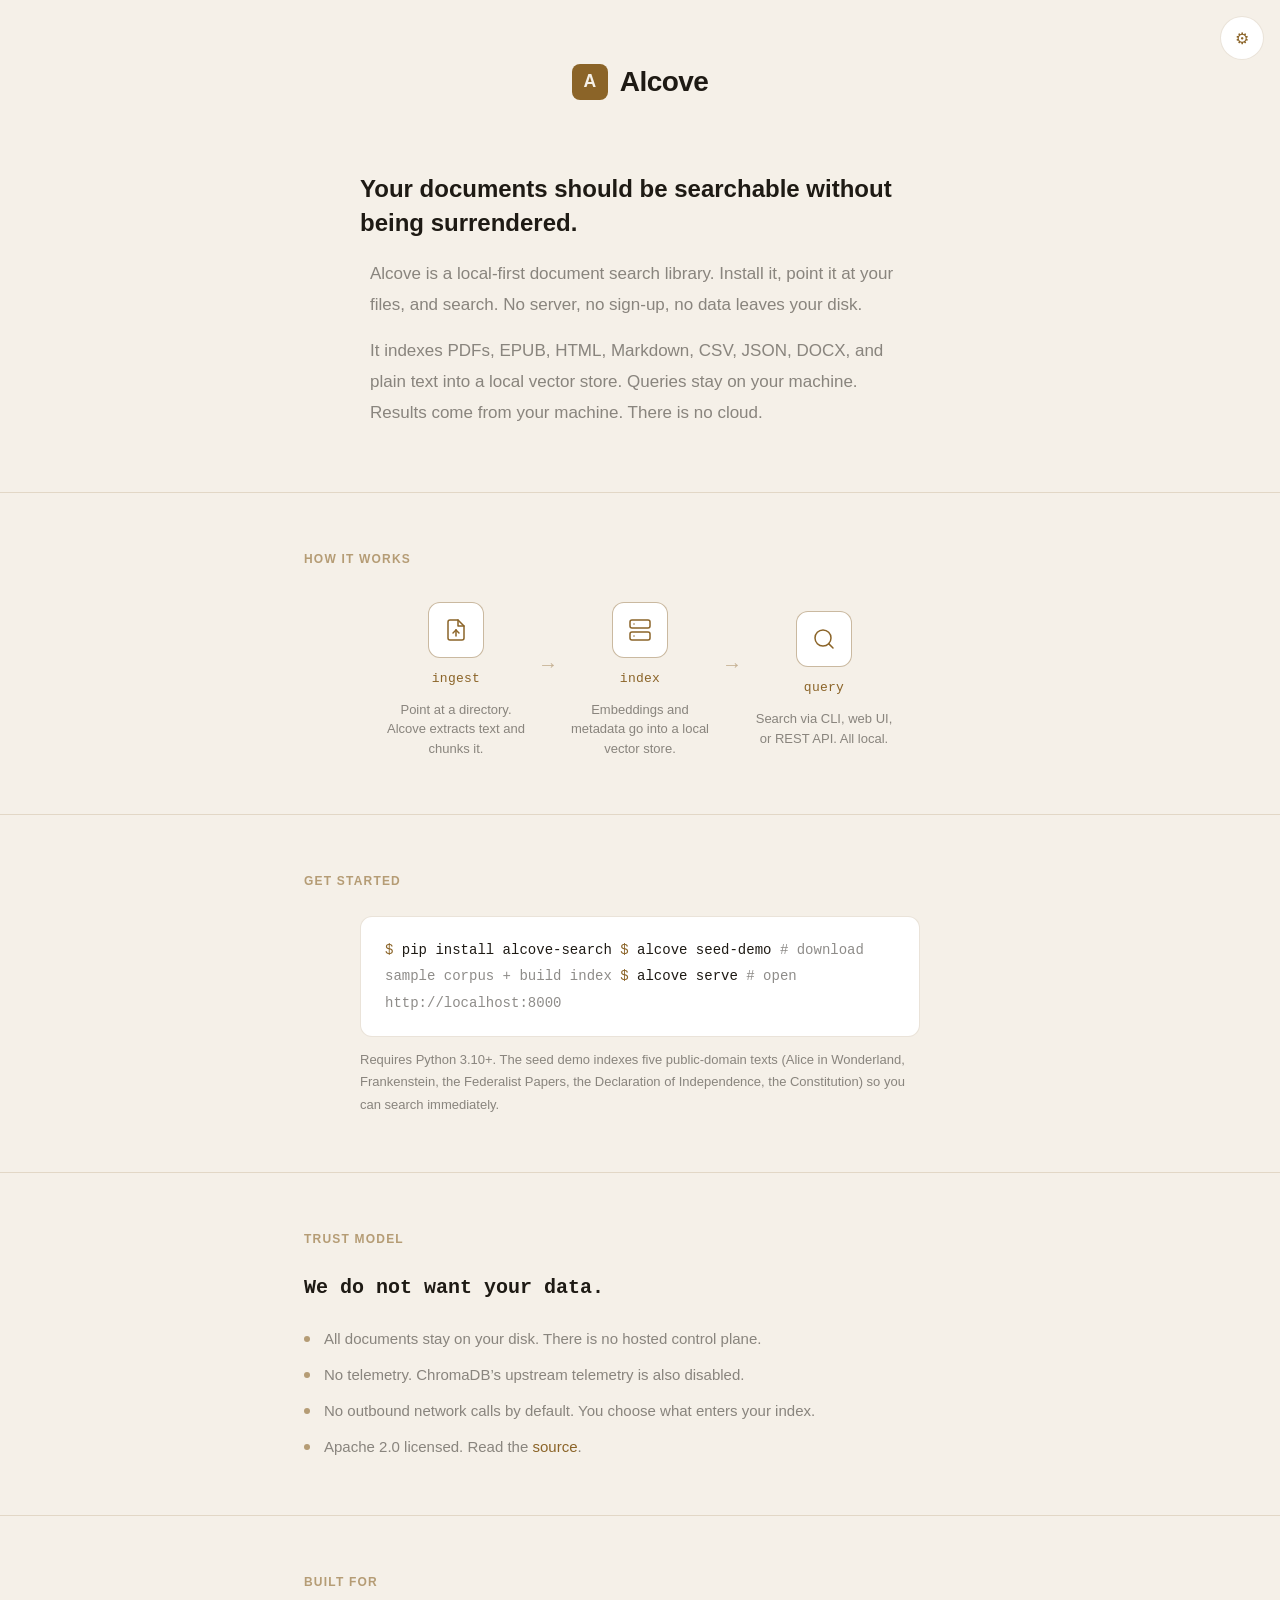
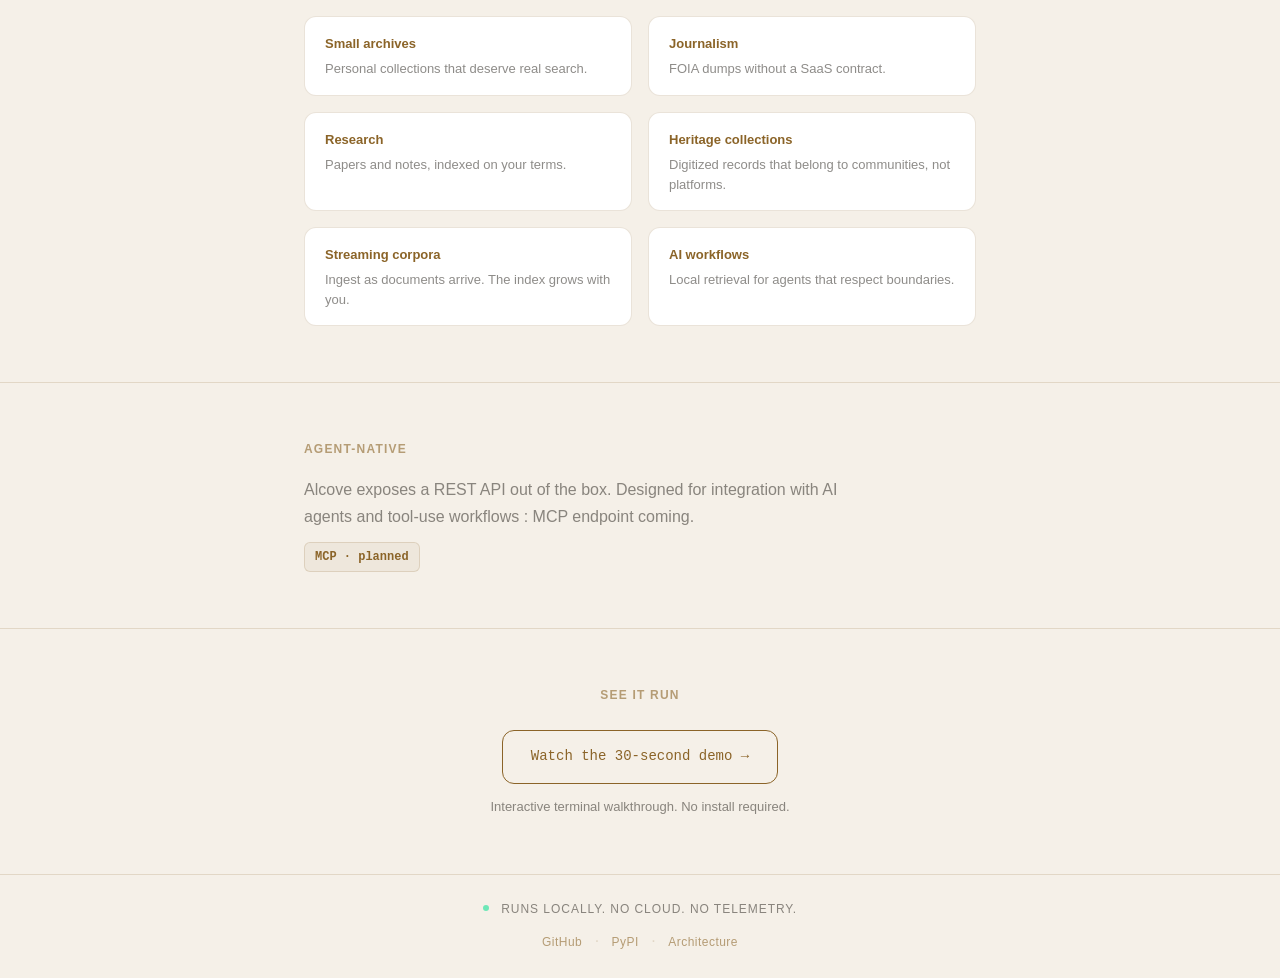
<file: docs/index.html>
<!DOCTYPE html>
<html lang="en">
<head>
<meta charset="UTF-8">
<meta name="viewport" content="width=device-width, initial-scale=1.0">
<title>Alcove: Local-First Document Search</title>
<meta name="description" content="Index your documents locally. Search them instantly. Your data never leaves your disk.">
<meta property="og:title" content="Alcove: Local-First Document Search">
<meta property="og:description" content="Index your documents locally. Search them instantly. Your data never leaves your disk.">
<meta property="og:type" content="website">
<meta property="og:url" content="https://spitfire-cowboy.github.io/alcove/">
<meta property="og:image" content="https://spitfire-cowboy.github.io/alcove/assets/logo.svg">
<link rel="icon" type="image/png" sizes="32x32" href="assets/favicon-32x32.png">
<link rel="apple-touch-icon" href="assets/apple-touch-icon.png">

<script defer data-domain="spitfire-cowboy.github.io" src="https://analytics.spitfirecowboy.com/js/script.js"></script>

<script>
(function() {
  var t = localStorage.getItem('alcove-theme');
  if (t) document.documentElement.dataset.theme = t;
})();
</script>

<style>
/* ---- Self-hosted Space Grotesk ---- */
@font-face {
  font-family: 'Space Grotesk';
  font-style: normal;
  font-weight: 300 700;
  font-display: swap;
  src: url([data-uri]) format('woff2');
  unicode-range: U+0000-00FF, U+0131, U+0152-0153, U+02BB-02BC, U+02C6, U+02DA, U+02DC, U+0304, U+0308, U+0329, U+2000-206F, U+20AC, U+2122, U+2191, U+2193, U+2212, U+2215, U+FEFF, U+FFFD;
}

/* ---- Custom Properties ---- */
:root {
  --bg-body:      #1e1a14;
  --bg-surface:   #2a241d;
  --bg-card:      #241f18;
  --border:       rgba(211, 166, 111, 0.12);
  --border-hover: rgba(211, 166, 111, 0.35);
  --gold:         #d3a66f;
  --gold-dim:     rgba(211, 166, 111, 0.50);
  --gold-faint:   rgba(211, 166, 111, 0.08);
  --gold-glow:    rgba(211, 166, 111, 0.18);
  --text:         #f5f0e8;
  --text-muted:   rgba(245, 240, 232, 0.45);
  --font-sans:    'Space Grotesk', -apple-system, BlinkMacSystemFont, 'Segoe UI', Roboto, sans-serif;
  --font-mono:    'SF Mono', 'Cascadia Code', 'Fira Code', 'JetBrains Mono', Menlo, Monaco, Consolas, monospace;
  --radius-sm:    0.375rem;
  --radius-md:    0.5rem;
  --radius-lg:    0.75rem;
  color-scheme: dark;
}

@media (prefers-color-scheme: light) {
  :root:not([data-theme]) {
    color-scheme: light;
    --bg-body:      #f5f0e8;
    --bg-surface:   #ede8df;
    --bg-card:      #ffffff;
    --border:       rgba(139, 100, 45, 0.18);
    --border-hover: rgba(139, 100, 45, 0.45);
    --gold:         #8b6428;
    --gold-dim:     rgba(139, 100, 40, 0.60);
    --gold-faint:   rgba(139, 100, 40, 0.06);
    --gold-glow:    rgba(139, 100, 40, 0.14);
    --text:         #1e1a14;
    --text-muted:   rgba(30, 26, 20, 0.50);
  }
}

[data-theme="light"] {
  color-scheme: light;
  --bg-body:      #f5f0e8;
  --bg-surface:   #ede8df;
  --bg-card:      #ffffff;
  --border:       rgba(139, 100, 45, 0.18);
  --border-hover: rgba(139, 100, 45, 0.45);
  --gold:         #8b6428;
  --gold-dim:     rgba(139, 100, 40, 0.60);
  --gold-faint:   rgba(139, 100, 40, 0.06);
  --gold-glow:    rgba(139, 100, 40, 0.14);
  --text:         #1e1a14;
  --text-muted:   rgba(30, 26, 20, 0.50);
}

[data-theme="dark"] {
  color-scheme: dark;
  --bg-body:      #1e1a14;
  --bg-surface:   #2a241d;
  --bg-card:      #241f18;
  --border:       rgba(211, 166, 111, 0.12);
  --border-hover: rgba(211, 166, 111, 0.35);
  --gold:         #d3a66f;
  --gold-dim:     rgba(211, 166, 111, 0.50);
  --gold-faint:   rgba(211, 166, 111, 0.08);
  --gold-glow:    rgba(211, 166, 111, 0.18);
  --text:         #f5f0e8;
  --text-muted:   rgba(245, 240, 232, 0.45);
}

/* ---- Reset ---- */
*, *::before, *::after { box-sizing: border-box; margin: 0; padding: 0; }
html { scroll-behavior: smooth; }

body {
  background: var(--bg-body);
  color: var(--text);
  font-family: var(--font-sans);
  font-size: 16px;
  line-height: 1.7;
  min-height: 100vh;
  -webkit-font-smoothing: antialiased;
  -moz-osx-font-smoothing: grayscale;
}

/* ---- Accessibility ---- */
.sr-only {
  position: absolute; width: 1px; height: 1px; padding: 0; margin: -1px;
  overflow: hidden; clip: rect(0,0,0,0); white-space: nowrap; border: 0;
}

.skip-link {
  position: absolute; top: -44px; left: 1rem;
  background: var(--gold); color: var(--bg-body);
  padding: 0.5rem 1rem; font-weight: 600; font-size: 0.875rem;
  border-radius: 0 0 var(--radius-sm) var(--radius-sm);
  z-index: 200; transition: top 0.2s; text-decoration: none;
  min-height: 44px; display: inline-flex; align-items: center;
}
.skip-link:focus { top: 0; }

a:focus-visible, button:focus-visible {
  outline: 2px solid var(--gold); outline-offset: 2px; border-radius: var(--radius-sm);
}

/* ---- Theme Toggle ---- */
.theme-toggle {
  position: fixed; top: 1rem; right: 1rem;
  background: var(--bg-card); border: 1px solid var(--border);
  border-radius: 50%; width: 38px; height: 38px;
  display: flex; align-items: center; justify-content: center;
  cursor: pointer; font-size: 1rem; color: var(--gold);
  z-index: 100; padding: 0;
  transition: background 0.2s, border-color 0.2s;
  min-height: 44px; min-width: 44px;
}
.theme-toggle:hover { border-color: var(--border-hover); background: var(--bg-surface); }

/* ---- Layout ---- */
.container {
  max-width: 720px; width: 100%; margin: 0 auto; padding: 0 1.5rem;
}

/* ---- Header ---- */
.site-header {
  padding: 4rem 0 2rem; text-align: center;
}
.logo-row {
  display: flex; align-items: center; justify-content: center; gap: 0.75rem; margin-bottom: 0.5rem;
}
.logo-mark {
  width: 36px; height: 36px; background: var(--gold);
  border-radius: var(--radius-md);
  display: flex; align-items: center; justify-content: center;
  color: var(--bg-body); font-size: 1.1rem; font-weight: 700;
  letter-spacing: -0.02em; flex-shrink: 0;
}
.site-title {
  font-size: 1.75rem; font-weight: 700; color: var(--text);
  letter-spacing: -0.02em; line-height: 1;
}

/* ---- Sections ---- */
section {
  padding: 3.5rem 0;
}

section + section {
  border-top: 1px solid var(--border);
}

/* ---- Thesis (hero) ---- */
.thesis {
  padding: 2rem 0 4rem;
}
.thesis h2 {
  font-size: 1.5rem; font-weight: 600; line-height: 1.4;
  color: var(--text); margin: 0 auto 1.25rem; max-width: 560px;
}
.thesis p {
  font-size: 1.0625rem; line-height: 1.8; color: var(--text-muted);
  margin: 0 auto; max-width: 540px;
}
.thesis p + p {
  margin-top: 1rem;
}

/* ---- Pipeline ---- */
.pipeline-section h3 {
  font-size: 0.75rem; font-weight: 600; text-transform: uppercase;
  letter-spacing: 0.1em; color: var(--gold-dim); margin-bottom: 2rem;
}

.pipeline {
  display: flex; align-items: center; justify-content: center;
  gap: 0; flex-wrap: nowrap;
}

.pipeline-stage {
  display: flex; flex-direction: column; align-items: center;
  gap: 0.625rem; flex: 0 0 auto; min-width: 120px;
}

.pipeline-icon {
  width: 56px; height: 56px;
  border: 1.5px solid var(--border-hover);
  border-radius: var(--radius-lg);
  display: flex; align-items: center; justify-content: center;
  background: var(--bg-card);
  transition: border-color 0.3s, box-shadow 0.3s;
}

.pipeline-icon svg {
  width: 24px; height: 24px; stroke: var(--gold); fill: none;
  stroke-width: 1.5; stroke-linecap: round; stroke-linejoin: round;
}

.pipeline-stage:hover .pipeline-icon {
  border-color: var(--gold); box-shadow: 0 0 16px var(--gold-glow); }

.pipeline-label {
  font-family: var(--font-mono); font-size: 0.8125rem;
  font-weight: 500; color: var(--gold); letter-spacing: 0.02em;
}

.pipeline-desc {
  font-size: 0.8125rem; color: var(--text-muted); text-align: center;
  max-width: 140px; line-height: 1.5;
}

.pipeline-arrow {
  color: var(--border-hover); font-size: 1.25rem;
  padding: 0 0.75rem; margin-top: -2rem; flex-shrink: 0;
}

/* ---- Trust ---- */
.trust-section h3 {
  font-size: 0.75rem; font-weight: 600; text-transform: uppercase;
  letter-spacing: 0.1em; color: var(--gold-dim); margin-bottom: 1.5rem;
}

.trust-statement {
  font-family: var(--font-mono); font-size: 1.25rem;
  font-weight: 600; color: var(--text); margin-bottom: 1.5rem;
  line-height: 1.5;
}

.trust-points {
  display: grid; grid-template-columns: 1fr; gap: 0.75rem;
}

.trust-point {
  font-size: 0.9375rem; color: var(--text-muted); line-height: 1.6;
  padding-left: 1.25rem; position: relative;
}

.trust-point::before {
  content: ''; position: absolute; left: 0; top: 0.6em;
  width: 6px; height: 6px; border-radius: 50%;
  background: var(--gold-dim);
}

/* ---- Quick Start ---- */
.quickstart-section h3 {
  font-size: 0.75rem; font-weight: 600; text-transform: uppercase;
  letter-spacing: 0.1em; color: var(--gold-dim); margin-bottom: 1.5rem;
}

.code-block {
  background: var(--bg-card); border: 1px solid var(--border);
  border-radius: var(--radius-lg); padding: 1.25rem 1.5rem;
  font-family: var(--font-mono); font-size: 0.875rem;
  line-height: 1.9; overflow-x: auto; position: relative;
  margin: 0 auto; max-width: 560px;
}

.code-block code {
  color: var(--text);
}

.code-prompt { color: var(--gold); }
.code-comment { color: var(--text-muted); }

.code-block + .code-note {
  margin: 0.75rem auto 0; font-size: 0.8125rem; color: var(--text-muted);
  max-width: 560px;
}

/* ---- Verticals ---- */
.verticals-section h3 {
  font-size: 0.75rem; font-weight: 600; text-transform: uppercase;
  letter-spacing: 0.1em; color: var(--gold-dim); margin-bottom: 1.5rem;
}

.verticals-grid {
  display: grid; grid-template-columns: 1fr 1fr; gap: 1rem;
}

.vertical-item {
  background: var(--bg-card); border: 1px solid var(--border);
  border-radius: var(--radius-lg); padding: 1rem 1.25rem;
  transition: border-color 0.2s;
}

.vertical-item:hover {
  border-color: var(--border-hover);
}

.vertical-label {
  font-size: 0.8125rem; font-weight: 600; color: var(--gold);
  margin-bottom: 0.25rem;
}

.vertical-desc {
  font-size: 0.8125rem; color: var(--text-muted); line-height: 1.5;
}

/* ---- Agent / MCP ---- */
.agent-section h3 {
  font-size: 0.75rem; font-weight: 600; text-transform: uppercase;
  letter-spacing: 0.1em; color: var(--gold-dim); margin-bottom: 1rem;
}

.agent-section p {
  font-size: 1rem; color: var(--text-muted); line-height: 1.7;
  max-width: 540px;
}

.agent-badge {
  display: inline-block; font-family: var(--font-mono);
  font-size: 0.75rem; font-weight: 600;
  padding: 0.25rem 0.625rem; border-radius: var(--radius-sm);
  background: var(--gold-faint); color: var(--gold);
  border: 1px solid var(--border);
  margin-top: 0.75rem;
}

/* ---- Demo ---- */
.demo-section {
  text-align: center;
}

.demo-section h3 {
  font-size: 0.75rem; font-weight: 600; text-transform: uppercase;
  letter-spacing: 0.1em; color: var(--gold-dim); margin-bottom: 1.5rem;
}

.demo-link {
  display: inline-flex; align-items: center; gap: 0.5rem;
  padding: 0.875rem 1.75rem;
  border: 1px solid var(--gold); border-radius: var(--radius-lg);
  color: var(--gold); text-decoration: none;
  font-family: var(--font-mono); font-size: 0.875rem; font-weight: 500;
  transition: background 0.2s, color 0.2s;
}

.demo-link:hover {
  background: var(--gold); color: var(--bg-body); text-decoration: none;
}

.demo-note {
  margin-top: 0.75rem; font-size: 0.8125rem; color: var(--text-muted);
}

/* ---- Footer ---- */
.site-footer {
  padding: 1.5rem 0; border-top: 1px solid var(--border);
  text-align: center;
}
.site-footer p {
  font-size: 0.75rem; font-weight: 500; text-transform: uppercase;
  letter-spacing: 0.08em; color: var(--text-muted);
}
.footer-dot {
  display: inline-block; width: 6px; height: 6px; border-radius: 50%;
  background: #6ee7b7; margin-right: 0.5rem;
  vertical-align: middle; position: relative; top: -1px;
}
.footer-links {
  margin-top: 0.5rem;
}
.footer-links a {
  font-size: 0.75rem; color: var(--gold-dim); text-decoration: none;
  letter-spacing: 0.04em;
}
.footer-links a:hover {
  color: var(--gold); text-decoration: underline;
}
.footer-sep {
  margin: 0 0.5rem; color: var(--border);
}

/* ---- Links ---- */
a { color: var(--gold); text-decoration: none; }
a:hover { text-decoration: underline; }

/* ---- Responsive ---- */
@media (max-width: 600px) {
  .container { padding: 0 1rem; }
  .site-header { padding: 3rem 0 1.5rem; }
  .site-title { font-size: 1.5rem; }
  section { padding: 2.5rem 0; }
  .thesis h2 { font-size: 1.25rem; }
  .pipeline { flex-direction: column; gap: 1rem; }
  .pipeline-arrow { transform: rotate(90deg); margin: 0; padding: 0; }
  .pipeline-stage { min-width: auto; }
  .verticals-grid { grid-template-columns: 1fr; }
  .trust-statement { font-size: 1.0625rem; }
}
</style>
</head>
<body>

<a href="#main" class="skip-link">Skip to main content</a>

<button class="theme-toggle" id="theme-toggle" aria-label="Toggle theme">
  <span id="theme-icon">&#9790;</span>
</button>

<header class="site-header">
  <div class="container">
    <div class="logo-row">
      <div class="logo-mark" aria-hidden="true">A</div>
      <h1 class="site-title">Alcove</h1>
    </div>
  </div>
</header>

<main id="main">

  <!-- Thesis -->
  <section class="thesis">
    <div class="container">
      <h2>Your documents should be searchable without being surrendered.</h2>
      <p>
        Alcove is a local-first document search library. Install it, point it at your files, and search. No server, no sign-up, no data leaves your disk.
      </p>
      <p>
        It indexes PDFs, EPUB, HTML, Markdown, CSV, JSON, DOCX, and plain text into a local vector store. Queries stay on your machine. Results come from your machine. There is no cloud.
      </p>
    </div>
  </section>

  <!-- Pipeline -->
  <section class="pipeline-section">
    <div class="container">
      <h3>How it works</h3>
      <div class="pipeline" role="img" aria-label="Three-stage pipeline: ingest files, index into vector store, query locally">

        <div class="pipeline-stage">
          <div class="pipeline-icon">
            <svg viewBox="0 0 24 24"><path d="M14 2H6a2 2 0 0 0-2 2v16a2 2 0 0 0 2 2h12a2 2 0 0 0 2-2V8z"/><polyline points="14 2 14 8 20 8"/><line x1="12" y1="18" x2="12" y2="12"/><line x1="9" y1="15" x2="12" y2="12"/><line x1="15" y1="15" x2="12" y2="12"/></svg>
          </div>
          <span class="pipeline-label">ingest</span>
          <span class="pipeline-desc">Point at a directory. Alcove extracts text and chunks it.</span>
        </div>

        <span class="pipeline-arrow" aria-hidden="true">&#8594;</span>

        <div class="pipeline-stage">
          <div class="pipeline-icon">
            <svg viewBox="0 0 24 24"><rect x="2" y="2" width="20" height="8" rx="2" ry="2"/><rect x="2" y="14" width="20" height="8" rx="2" ry="2"/><line x1="6" y1="6" x2="6.01" y2="6"/><line x1="6" y1="18" x2="6.01" y2="18"/></svg>
          </div>
          <span class="pipeline-label">index</span>
          <span class="pipeline-desc">Embeddings and metadata go into a local vector store.</span>
        </div>

        <span class="pipeline-arrow" aria-hidden="true">&#8594;</span>

        <div class="pipeline-stage">
          <div class="pipeline-icon">
            <svg viewBox="0 0 24 24"><circle cx="11" cy="11" r="8"/><line x1="21" y1="21" x2="16.65" y2="16.65"/></svg>
          </div>
          <span class="pipeline-label">query</span>
          <span class="pipeline-desc">Search via CLI, web UI, or REST API. All local.</span>
        </div>

      </div>
    </div>
  </section>

  <!-- Quick Start -->
  <section class="quickstart-section">
    <div class="container">
      <h3>Get started</h3>
      <div class="code-block">
        <code><span class="code-prompt">$</span> pip install alcove-search
<span class="code-prompt">$</span> alcove seed-demo          <span class="code-comment"># download sample corpus + build index</span>
<span class="code-prompt">$</span> alcove serve              <span class="code-comment"># open http://localhost:8000</span></code>
      </div>
      <p class="code-note">
        Requires Python 3.10+. The seed demo indexes five public-domain texts (Alice in Wonderland, Frankenstein, the Federalist Papers, the Declaration of Independence, the Constitution) so you can search immediately.
      </p>
    </div>
  </section>

  <!-- Trust -->
  <section class="trust-section">
    <div class="container">
      <h3>Trust model</h3>
      <p class="trust-statement">We do not want your data.</p>
      <div class="trust-points">
        <div class="trust-point">All documents stay on your disk. There is no hosted control plane.</div>
        <div class="trust-point">No telemetry. ChromaDB&rsquo;s upstream telemetry is also disabled.</div>
        <div class="trust-point">No outbound network calls by default. You choose what enters your index.</div>
        <div class="trust-point">Apache 2.0 licensed. Read the <a href="https://github.com/Spitfire-Cowboy/alcove">source</a>.</div>
      </div>
    </div>
  </section>

  <!-- Verticals -->
  <section class="verticals-section">
    <div class="container">
      <h3>Built for</h3>
      <div class="verticals-grid">
        <div class="vertical-item">
          <div class="vertical-label">Small archives</div>
          <div class="vertical-desc">Personal collections that deserve real search.</div>
        </div>
        <div class="vertical-item">
          <div class="vertical-label">Journalism</div>
          <div class="vertical-desc">FOIA dumps without a SaaS contract.</div>
        </div>
        <div class="vertical-item">
          <div class="vertical-label">Research</div>
          <div class="vertical-desc">Papers and notes, indexed on your terms.</div>
        </div>
        <div class="vertical-item">
          <div class="vertical-label">Heritage collections</div>
          <div class="vertical-desc">Digitized records that belong to communities, not platforms.</div>
        </div>
        <div class="vertical-item">
          <div class="vertical-label">Streaming corpora</div>
          <div class="vertical-desc">Ingest as documents arrive. The index grows with you.</div>
        </div>
        <div class="vertical-item">
          <div class="vertical-label">AI workflows</div>
          <div class="vertical-desc">Local retrieval for agents that respect boundaries.</div>
        </div>
      </div>
    </div>
  </section>

  <!-- Agent-native -->
  <section class="agent-section">
    <div class="container">
      <h3>Agent-native</h3>
      <p>
        Alcove exposes a REST API out of the box. Designed for integration with AI agents and tool-use workflows : MCP endpoint coming.
      </p>
      <span class="agent-badge">MCP &middot; planned</span>
    </div>
  </section>

  <!-- Demo -->
  <section class="demo-section">
    <div class="container">
      <h3>See it run</h3>
      <a href="demo.html" class="demo-link">
        Watch the 30-second demo &#8594;
      </a>
      <p class="demo-note">Interactive terminal walkthrough. No install required.</p>
    </div>
  </section>

</main>

<footer class="site-footer">
  <div class="container">
    <p>
      <span class="footer-dot" aria-hidden="true"></span>
      Runs locally. No cloud. No telemetry.
    </p>
    <div class="footer-links">
      <a href="https://github.com/Spitfire-Cowboy/alcove">GitHub</a>
      <span class="footer-sep" aria-hidden="true">&middot;</span>
      <a href="https://pypi.org/project/alcove-search/">PyPI</a>
      <span class="footer-sep" aria-hidden="true">&middot;</span>
      <a href="ARCHITECTURE.html">Architecture</a>
    </div>
  </div>
</footer>

<script>
(function() {
  var btn = document.getElementById('theme-toggle');
  var icon = document.getElementById('theme-icon');
  var states = ['auto', 'light', 'dark'];
  var icons = {'auto': '&#9881;', 'light': '&#9728;', 'dark': '&#9790;'};
  var labels = {'auto': 'Auto theme', 'light': 'Light theme', 'dark': 'Dark theme'};

  function getCurrent() {
    return localStorage.getItem('alcove-theme') || 'auto';
  }

  function apply(theme) {
    if (theme === 'auto') {
      delete document.documentElement.dataset.theme;
      localStorage.removeItem('alcove-theme');
    } else {
      document.documentElement.dataset.theme = theme;
      localStorage.setItem('alcove-theme', theme);
    }
    icon.innerHTML = icons[theme];
    btn.setAttribute('aria-label', labels[theme]);
  }

  apply(getCurrent());

  btn.addEventListener('click', function() {
    var cur = getCurrent();
    var next = states[(states.indexOf(cur) + 1) % states.length];
    apply(next);
  });
})();
</script>
</body>
</html>
</file>
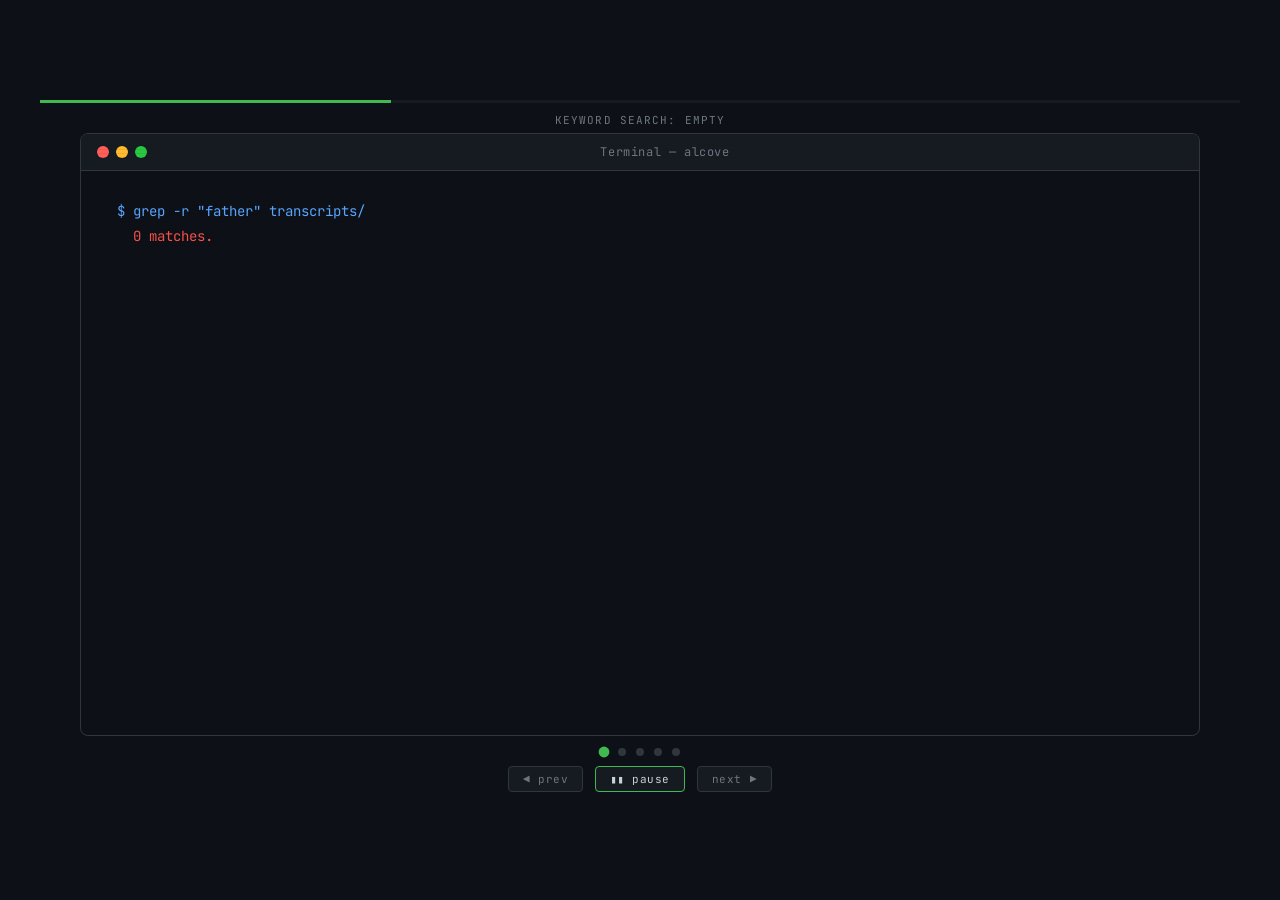
<file: docs/demo-cli.html>
<!DOCTYPE html>
<html lang="en">
<head>
<meta charset="UTF-8">
<meta name="viewport" content="width=device-width, initial-scale=1.0">
<title>Alcove — CLI Demo</title>
<link rel="preconnect" href="https://fonts.googleapis.com">
<link rel="preconnect" href="https://fonts.gstatic.com" crossorigin>
<link href="https://fonts.googleapis.com/css2?family=JetBrains+Mono:wght@400;500;700&display=swap" rel="stylesheet">
<style>
  *, *::before, *::after { box-sizing: border-box; margin: 0; padding: 0; }

  body {
    background: #0d1117;
    display: flex;
    align-items: center;
    justify-content: center;
    min-height: 100vh;
    font-family: 'JetBrains Mono', 'Courier New', monospace;
    color: #c9d1d9;
  }

  .slideshow-wrapper {
    width: 1200px;
    height: 700px;
    display: flex;
    flex-direction: column;
  }

  .progress-bar-track { width: 100%; height: 3px; background: #161b22; flex-shrink: 0; }
  .progress-bar-fill  { height: 100%; background: #3fb950; width: 0%; }

  .scene-label {
    text-align: center;
    font-size: 11px;
    color: #6e7681;
    letter-spacing: 0.1em;
    text-transform: uppercase;
    padding: 10px 0 8px;
    flex-shrink: 0;
    height: 30px;
  }

  .terminal-window {
    flex: 1;
    display: flex;
    flex-direction: column;
    background: #0d1117;
    border: 1px solid #30363d;
    border-radius: 8px;
    overflow: hidden;
    position: relative;
    margin: 0 40px;
  }

  /* scanlines */
  .terminal-window::after {
    content: '';
    position: absolute;
    inset: 0;
    background: repeating-linear-gradient(
      to bottom,
      transparent 0px, transparent 3px,
      rgba(0,0,0,0.06) 3px, rgba(0,0,0,0.06) 4px
    );
    pointer-events: none;
    z-index: 5;
  }

  .terminal-titlebar {
    background: #161b22;
    border-bottom: 1px solid #30363d;
    padding: 10px 16px;
    display: flex;
    align-items: center;
    flex-shrink: 0;
  }
  .traffic-lights { display: flex; gap: 7px; }
  .dot { width: 12px; height: 12px; border-radius: 50%; }
  .dot-red    { background: #ff5f57; }
  .dot-yellow { background: #febc2e; }
  .dot-green  { background: #28c840; }
  .terminal-title { font-size: 12px; color: #6e7681; letter-spacing: 0.05em; flex: 1; text-align: center; }

  .terminal-body {
    flex: 1;
    padding: 28px 36px;
    overflow: hidden;
  }

  .terminal-content { font-size: 14px; line-height: 1.75; }
  .tline { display: block; white-space: pre; }

  /* colors */
  .c-prompt   { color: #58a6ff; }
  .c-cmd      { color: #c9d1d9; }
  .c-output   { color: #c9d1d9; }
  .c-dim      { color: #6e7681; }
  .c-score    { color: #3fb950; }
  .c-filepath { color: #79c0ff; }
  .c-scorenum { color: #ffa657; }
  .c-err      { color: #f85149; }
  .c-bracket  { color: #6e7681; }
  .c-success  { color: #3fb950; }

  /* cursor */
  .cursor {
    display: inline-block;
    width: 8px;
    height: 15px;
    background: #c9d1d9;
    vertical-align: text-bottom;
    animation: blink 1s step-end infinite;
  }
  @keyframes blink { 0%,100%{opacity:1} 50%{opacity:0} }

  .controls-area {
    padding: 12px 40px 8px;
    display: flex;
    flex-direction: column;
    align-items: center;
    gap: 10px;
    flex-shrink: 0;
  }

  .scene-dots { display: flex; gap: 10px; }
  .scene-dot {
    width: 8px; height: 8px; border-radius: 50%;
    background: #30363d; cursor: pointer;
    transition: background 0.2s, transform 0.2s;
  }
  .scene-dot.active { background: #3fb950; transform: scale(1.35); }
  .scene-dot:hover  { background: #58a6ff; }

  .controls-buttons { display: flex; gap: 12px; }
  .ctrl-btn {
    background: #161b22;
    border: 1px solid #30363d;
    color: #6e7681;
    font-family: 'JetBrains Mono', 'Courier New', monospace;
    font-size: 11px;
    padding: 5px 14px;
    border-radius: 4px;
    cursor: pointer;
    letter-spacing: 0.05em;
    transition: color 0.15s, border-color 0.15s, background 0.15s;
  }
  .ctrl-btn:hover { color: #c9d1d9; border-color: #6e7681; background: #21262d; }
  .ctrl-btn.primary { color: #c9d1d9; border-color: #3fb950; }
  .ctrl-btn.primary:hover { background: #1a2d1a; }
</style>
<script defer data-domain="spitfire-cowboy.github.io" src="https://analytics.spitfirecowboy.com/js/script.js"></script>
</head>
<body>

<div class="slideshow-wrapper">
  <div class="progress-bar-track">
    <div class="progress-bar-fill" id="progressFill"></div>
  </div>
  <div class="scene-label" id="sceneLabel"></div>
  <div class="terminal-window">
    <div class="terminal-titlebar">
      <div class="traffic-lights">
        <div class="dot dot-red"></div>
        <div class="dot dot-yellow"></div>
        <div class="dot dot-green"></div>
      </div>
      <div class="terminal-title">Terminal &mdash; alcove</div>
    </div>
    <div class="terminal-body">
      <div class="terminal-content" id="terminalContent"></div>
    </div>
  </div>
  <div class="controls-area">
    <div class="scene-dots" id="sceneDots"></div>
    <div class="controls-buttons">
      <button class="ctrl-btn" id="btnPrev">&#9664; prev</button>
      <button class="ctrl-btn primary" id="btnPlayPause">&#9646;&#9646; pause</button>
      <button class="ctrl-btn" id="btnNext">next &#9654;</button>
    </div>
  </div>
</div>

<script>
// Scene data
// Each line: { segs: [{text,cls},...], tw: bool, pre: ms_delay_before_this_line }
// tw=true  = typewriter char-by-char for first segment
// tw=false = instant appear

function seg(text, cls) { return { text, cls }; }

function rline(bullet, score, sep, path, pre) {
  return {
    segs: [
      seg(bullet, 'c-score'),
      seg(score,  'c-scorenum'),
      seg(sep,    'c-dim'),
      seg(path,   'c-filepath'),
    ],
    tw: false,
    pre: pre !== undefined ? pre : 140,
  };
}

function iline(text, cls, pre) {
  return { segs: [seg(text, cls)], tw: false, pre: pre !== undefined ? pre : 50 };
}

function tline(text, cls, pre) {
  return { segs: [seg(text, cls)], tw: true, pre: pre !== undefined ? pre : 0 };
}

function blank(pre) { return { segs: [seg('', 'c-output')], tw: false, pre: pre !== undefined ? pre : 50 }; }

const SCENES = [
  {
    title: 'Keyword search: empty',
    lines: [
      tline('$ grep -r "father" transcripts/', 'c-prompt', 0),
      blank(80),
      iline('  0 matches.', 'c-err', 100),
      blank(60),
      iline('  [Subject A said "my old man."',  'c-bracket', 200),
      iline('   Subject B talked about absence.','c-bracket', 60),
      iline('   Subject C told a fishing story.','c-bracket', 60),
      iline('   Keyword search: empty.]',        'c-bracket', 60),
    ]
  },
  {
    title: 'Alcove finds what keyword misses',
    lines: [
      tline('$ alcove search "relationship with father" \\', 'c-prompt', 0),
      tline('    --collection interviews',                   'c-cmd',    20),
      blank(60),
      iline('  Searching 40 hours of transcripts...', 'c-dim', 80),
      iline('  (local · no cloud)',                   'c-dim', 40),
      blank(300),
      rline('  ● score: ', '0.91', '  │  ', 'henderson_interview.txt:847', 160),
      iline('    "My old man never said it directly, but you', 'c-output', 30),
      iline('     could tell by the way he watched us..."',   'c-output', 30),
      blank(40),
      rline('  ● score: ', '0.87', '  │  ', 'chen_interview.txt:1203', 120),
      iline('    "There was just this absence where a father', 'c-output', 30),
      iline('     should have been..."',                      'c-output', 30),
      blank(40),
      rline('  ● score: ', '0.84', '  │  ', 'kowalski_interview.txt:2891', 120),
      iline('    "Every time we went fishing, just the two', 'c-output', 30),
      iline('     of us, I understood something..."',        'c-output', 30),
    ]
  },
  {
    title: 'Plain language · multiple formats',
    lines: [
      tline('$ alcove search "what did subjects say about grief" \\', 'c-prompt', 0),
      tline('    --collection interviews \\',    'c-cmd', 20),
      tline('    --collection research-notes \\','c-cmd', 20),
      tline('    --collection production-docs',  'c-cmd', 20),
      blank(60),
      iline('  Searching across 3 collections, 847 documents...', 'c-dim', 80),
      blank(320),
      rline('  ● score: ', '0.93', '  │  ', 'producer_notes_2019.md:44',    160),
      rline('  ● score: ', '0.89', '  │  ', 'chen_interview.txt:3021',       120),
      rline('  ● score: ', '0.86', '  │  ', 'background_research.pdf:118',   120),
    ]
  },
  {
    title: 'Search across all productions',
    lines: [
      tline('$ alcove search "labor and dignity" --all-collections', 'c-prompt', 0),
      blank(60),
      iline('  Searching across ALL productions',         'c-dim', 80),
      iline('  (12 collections · 2,847 documents)...', 'c-dim', 40),
      blank(360),
      iline('  Results span: Film A (2019), Film B (2021), Film C (2023)', 'c-dim', 80),
      blank(60),
      rline('  ● ', '0.94', '  │  ', 'film_b/chen_interview.txt',           160),
      rline('  ● ', '0.91', '  │  ', 'film_a/archive_footage_notes.md',     120),
      rline('  ● ', '0.88', '  │  ', 'film_c/subject_d_transcript.txt',     120),
    ]
  },
  {
    title: 'Your data never left your machine',
    lines: [
      tline('$ alcove status', 'c-prompt', 0),
      blank(80),
      iline('  Index:    /path/to/productions/.alcove/', 'c-output', 60),
      iline('  Vectors:  47,291 chunks indexed',             'c-output', 60),
      iline('  Model:    all-MiniLM-L6-v2 (local · offline)','c-output', 60),
      iline('  Network:  none required',                     'c-output', 60),
      blank(80),
      iline('  Your data has never left your machine.', 'c-success', 120),
    ]
  },
];

const CHAR_SPEED  = 26;   // ms per char
const PAUSE_AFTER = 2200; // ms after last line before advancing

// DOM
const terminalContent = document.getElementById('terminalContent');
const progressFill    = document.getElementById('progressFill');
const sceneLabel      = document.getElementById('sceneLabel');
const sceneDots       = document.getElementById('sceneDots');
const btnPrev         = document.getElementById('btnPrev');
const btnPlayPause    = document.getElementById('btnPlayPause');
const btnNext         = document.getElementById('btnNext');

// Dots
SCENES.forEach((_, i) => {
  const d = document.createElement('div');
  d.className = 'scene-dot' + (i === 0 ? ' active' : '');
  d.addEventListener('click', () => jumpToScene(i));
  sceneDots.appendChild(d);
});

// State
let currentScene = 0;
let playing      = true;
let timers       = [];

function addTimer(fn, ms) { const t = setTimeout(fn, Math.max(0, ms)); timers.push(t); }
function clearTimers()    { timers.forEach(clearTimeout); timers = []; }
function updateDots()     { document.querySelectorAll('.scene-dot').forEach((d,i) => d.classList.toggle('active', i === currentScene)); }

// Build instant line element
function buildInstantLine(lineSpec) {
  const el = document.createElement('span');
  el.className = 'tline';
  lineSpec.segs.forEach(s => {
    const span = document.createElement('span');
    span.className = s.cls;
    span.textContent = s.text;
    el.appendChild(span);
  });
  return el;
}

// Play scene
function playScene(idx) {
  clearTimers();
  currentScene = idx;
  updateDots();
  progressFill.style.width = '0%';

  const scene = SCENES[idx];
  sceneLabel.textContent = scene.title;
  terminalContent.innerHTML = '';

  let cursor = null;
  const schedule = [];
  let t = 0;

  scene.lines.forEach((line, li) => {
    t += line.pre;
    const startAt = t;
    let duration = 0;

    if (line.tw) {
      const text = line.segs[0].text;
      duration = text.length * CHAR_SPEED + CHAR_SPEED;
    }

    schedule.push({ line, li, startAt, duration, isLast: li === scene.lines.length - 1 });
    t += duration;
  });

  const totalSceneMs = t + PAUSE_AFTER;

  const progressStart = Date.now();
  function tickProgress() {
    if (!playing) return;
    const pct = Math.min(100, ((Date.now() - progressStart) / totalSceneMs) * 100);
    progressFill.style.width = pct + '%';
    if (pct < 100) addTimer(tickProgress, 80);
  }
  addTimer(tickProgress, 80);

  schedule.forEach(({ line, startAt, duration, isLast }) => {
    addTimer(() => {
      if (cursor) { cursor.remove(); cursor = null; }

      if (line.tw) {
        const lineEl = document.createElement('span');
        lineEl.className = 'tline';
        const span = document.createElement('span');
        span.className = line.segs[0].cls;
        span.textContent = '';
        lineEl.appendChild(span);

        cursor = document.createElement('span');
        cursor.className = 'cursor';
        lineEl.appendChild(cursor);
        terminalContent.appendChild(lineEl);

        const text = line.segs[0].text;
        for (let ci = 0; ci <= text.length; ci++) {
          const capturedI = ci;
          addTimer(() => { span.textContent = text.slice(0, capturedI); }, ci * CHAR_SPEED);
        }

        if (isLast) {
          addTimer(() => {
            if (cursor) { cursor.remove(); cursor = null; }
            cursor = document.createElement('span');
            cursor.className = 'cursor';
            terminalContent.appendChild(cursor);
            if (playing) addTimer(() => { if (playing) playScene((currentScene + 1) % SCENES.length); }, PAUSE_AFTER);
          }, duration);
        }

      } else {
        const lineEl = buildInstantLine(line);
        terminalContent.appendChild(lineEl);

        if (isLast) {
          cursor = document.createElement('span');
          cursor.className = 'cursor';
          terminalContent.appendChild(cursor);
          if (playing) addTimer(() => { if (playing) playScene((currentScene + 1) % SCENES.length); }, PAUSE_AFTER);
        }
      }
    }, startAt);
  });
}

// Controls
function jumpToScene(idx) {
  playing = true;
  btnPlayPause.textContent = '&#9646;&#9646; pause';
  playScene(idx);
}

btnPlayPause.addEventListener('click', () => {
  if (playing) {
    playing = false;
    clearTimers();
    btnPlayPause.innerHTML = '&#9654; play';
  } else {
    playing = true;
    btnPlayPause.innerHTML = '&#9646;&#9646; pause';
    playScene(currentScene);
  }
});

btnPrev.addEventListener('click', () => {
  playing = true;
  btnPlayPause.innerHTML = '&#9646;&#9646; pause';
  playScene((currentScene - 1 + SCENES.length) % SCENES.length);
});

btnNext.addEventListener('click', () => {
  playing = true;
  btnPlayPause.innerHTML = '&#9646;&#9646; pause';
  playScene((currentScene + 1) % SCENES.length);
});

// Boot
playScene(0);
</script>
</body>
</html>
</file>
